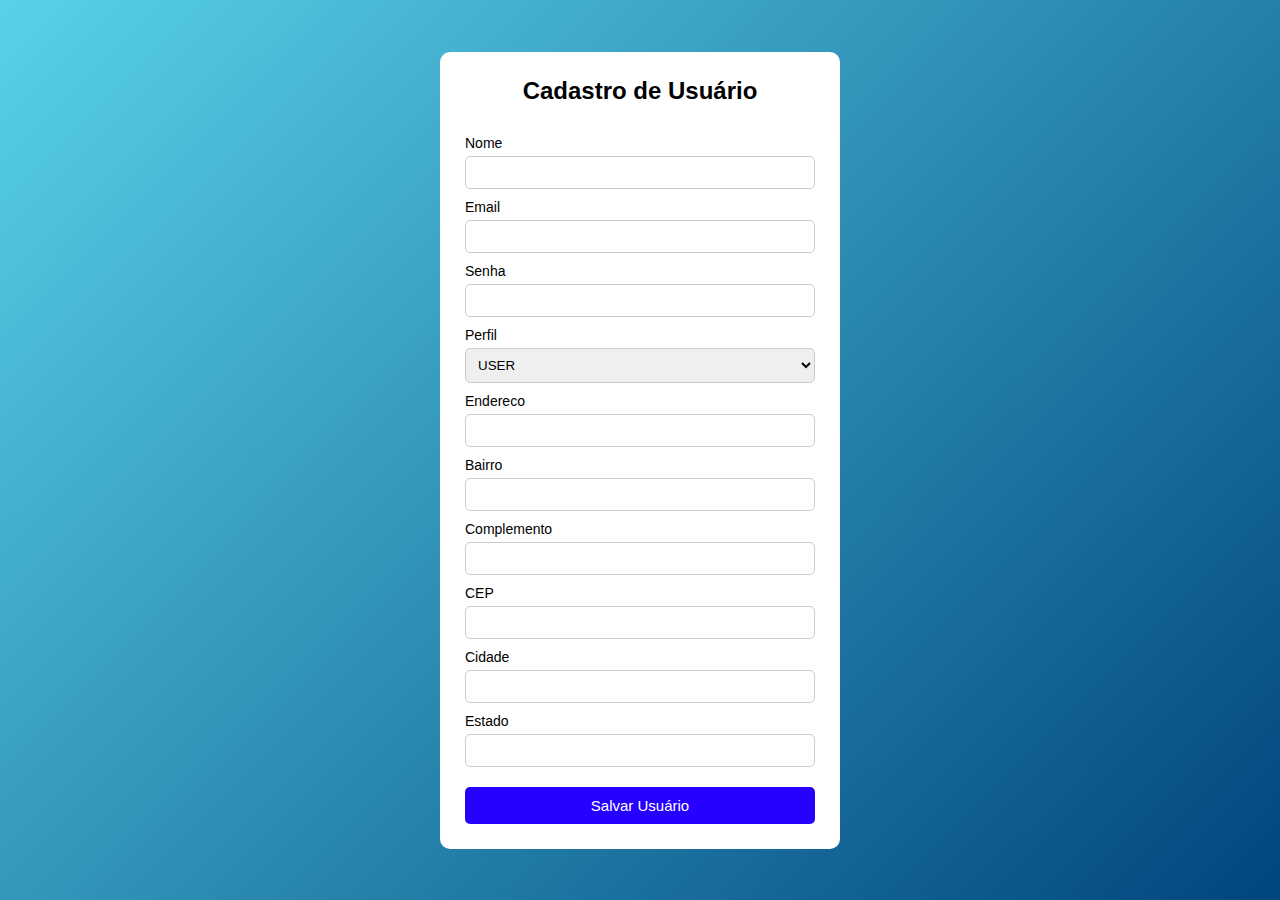
<file: Usuario/index.html>
<!DOCTYPE html>
<html lang="en">
<head>
    <meta charset="UTF-8">
    <meta name="viewport" content="width=device-width, initial-scale=1.0">
    <title>Cadastro de Usuário</title>
    <link rel="stylesheet" href="css/style.css">
</head>
<body>

    <div class="container">
        <h2> Cadastro de Usuário</h2>

        <form>
            <label>Nome</label>
            <input type="text">

            <label>Email</label>
            <input type="email">

            <label>Senha</label>
            <input type="password">

            <label>Perfil</label>
            <select>
                <option>USER</option>
                <option>ADMIN</option>
            </select>

            <label>Endereco</label>
            <input type="text">

            <label>Bairro</label>
            <input type="text">

               <label>Complemento</label>
            <input type="text">

               <label>CEP</label>
            <input type="text">

               <label>Cidade</label>
            <input type="text">

               <label>Estado</label>
            <input type="text">

            <button type="submit">Salvar Usuário</button>
            
        </form>
    </div>
</body>
</html>
</file>
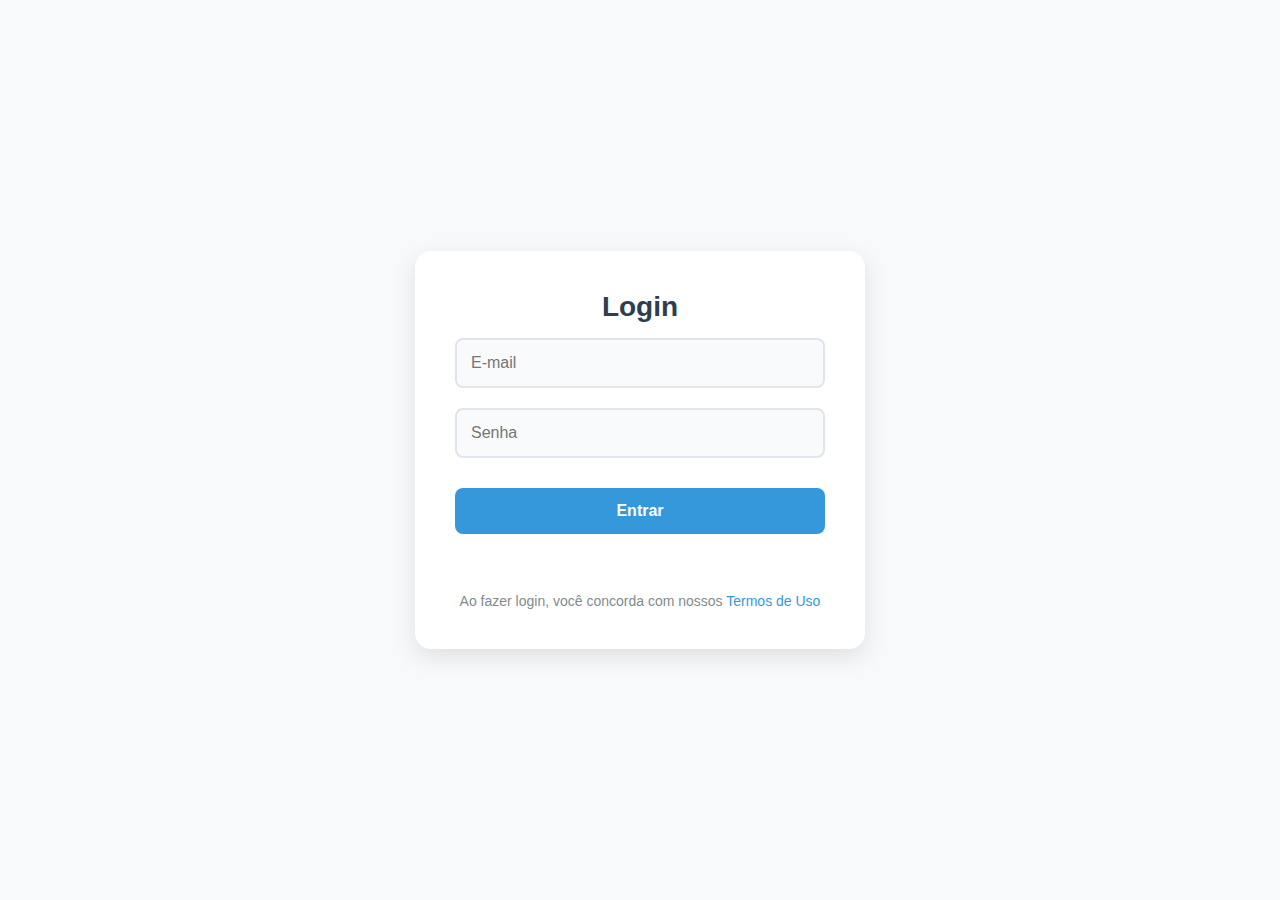
<file: Biblioteca Search/paginaLogin/index.html>
<!DOCTYPE html>
<html lang="pt-br">

<head>
    <meta charset="UTF-8">
    <meta name="viewport" content="width=device-width, initial-scale=1.0">
    <title>Login - Apostle Books</title>
    <link rel="stylesheet" href="CSS/style.css">
</head>

<body>
    <div class="container">
        <div class="form-card">
            <h1>Login</h1>

            <form onsubmit="fazerLogin(event)">
                <input class="form-group" type="email" id="email" placeholder="E-mail" required>
                <input class="form-group" type="password" id="password" placeholder="Senha" required>
                <button class="btn-submit" type="submit">Entrar</button>
            </form>

            <div id="mensagem" class="message"></div>
            </form>

            <div class="form-footer">
                <p>Ao fazer login, você concorda com nossos <a href="#">Termos de Uso</a></p>
            </div>
        </div>
    </div>

    <script src="JS/testelogin.js"></script>
</body>

</html>
</file>
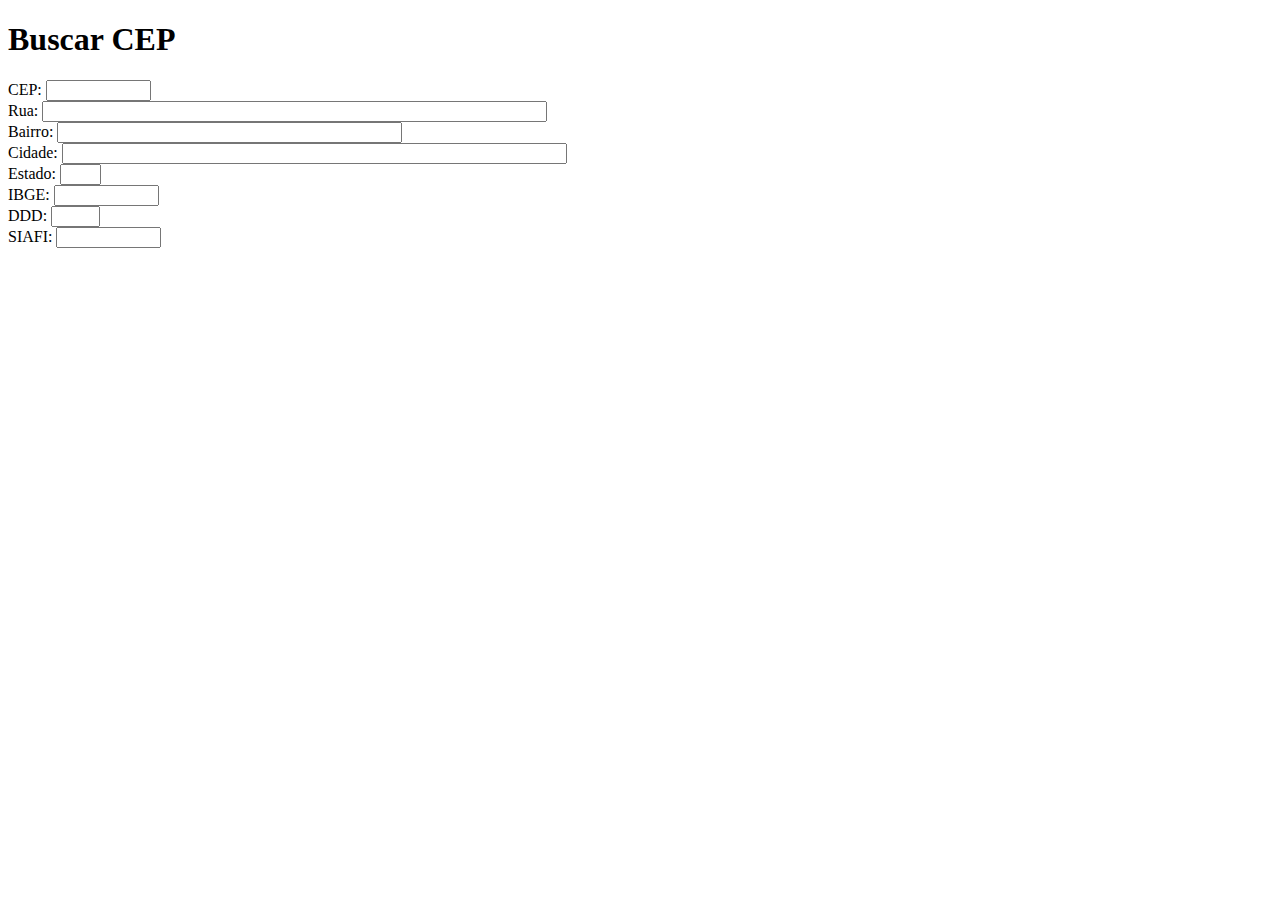
<file: Cep/cep.html>
<!DOCTYPE html>
<html lang="pt-br">
<head>
  <meta charset="UTF-8">
  <meta name="viewport" content="width=device-width, initial-scale=1.0">
  <title>Consulta CEP</title>
</head>
<body>
  <h1>Buscar CEP</h1>

  <form method="get" action=".">
    <label>CEP:
      <input name="cep" type="text" id="cep" size="10" maxlength="9" onblur="pesquisacep(this.value)" />
    </label><br>

    <label>Rua:
      <input name="rua" type="text" id="rua" size="60" />
    </label><br>

    <label>Bairro:
      <input name="bairro" type="text" id="bairro" size="40" />
    </label><br>

    <label>Cidade:
      <input name="cidade" type="text" id="cidade" size="60" />
    </label><br>

    <label>Estado:
      <input name="uf" type="text" id="uf" size="2" />
    </label><br>

    <label>IBGE:
      <input name="ibge" type="text" id="ibge" size="10" readonly />
    </label><br>

    <label>DDD:
      <input name="ddd" type="text" id="ddd" size="3" readonly />
    </label><br>

    <label>SIAFI:
      <input name="siafi" type="text" id="siafi" size="10" readonly />
    </label><br>
  </form>

  <script src="JS/app.js"></script>
</body>
</html>
</file>
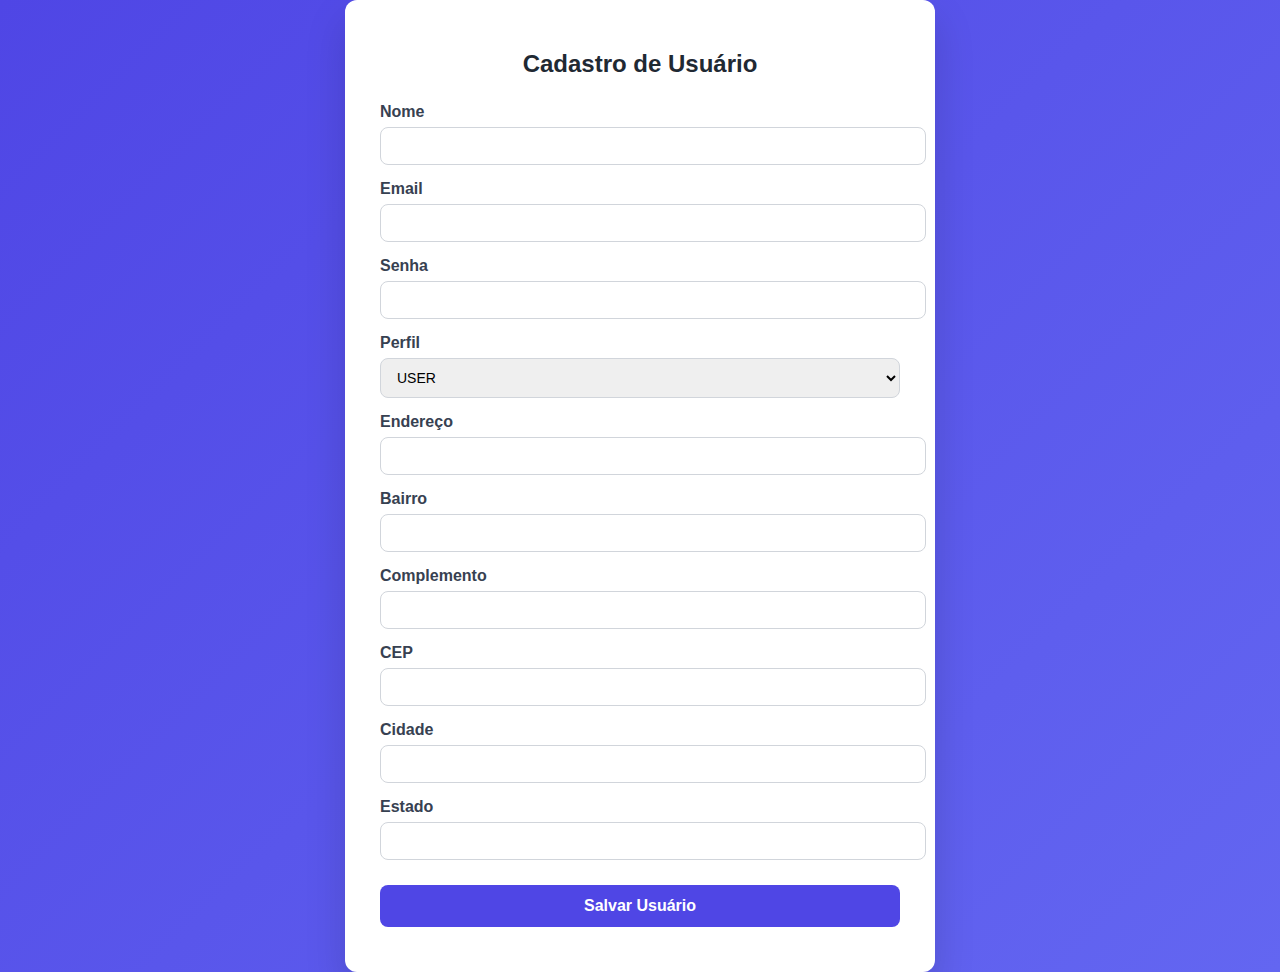
<file: usuario/cadastro.html>
<!DOCTYPE html>
<html lang="pt-BR">
<head>
    <meta charset="UTF-8">
    <title>Cadastro de Usuário</title>
    <meta name="viewport" content="width=device-width, initial-scale=1.0">

    <style>
        body {
            font-family: 'Segoe UI', Tahoma, sans-serif;
            background: linear-gradient(135deg, #4f46e5, #6366f1);
            min-height: 100vh;
            margin: 0;
            display: flex;
            align-items: center;
            justify-content: center;
        }

        .container {
            background: #fff;
            padding: 30px 35px;
            border-radius: 12px;
            width: 100%;
            max-width: 520px;
            box-shadow: 0 20px 40px rgba(0,0,0,0.15);
        }

        h2 {
            text-align: center;
            margin-bottom: 25px;
            color: #1f2933;
        }

        .form-group {
            margin-bottom: 15px;
        }

        label {
            display: block;
            font-weight: 600;
            margin-bottom: 6px;
            color: #374151;
        }

        input, select {
            width: 100%;
            padding: 10px 12px;
            border-radius: 8px;
            border: 1px solid #d1d5db;
            font-size: 14px;
        }

        input:focus, select:focus {
            outline: none;
            border-color: #6366f1;
            box-shadow: 0 0 0 2px rgba(99,102,241,0.2);
        }

        button {
            width: 100%;
            padding: 12px;
            background: #4f46e5;
            border: none;
            border-radius: 8px;
            color: white;
            font-size: 16px;
            font-weight: 600;
            cursor: pointer;
            margin-top: 10px;
        }

        button:hover {
            background: #4338ca;
        }

        .mensagem {
            margin-top: 15px;
            text-align: center;
            font-weight: 600;
        }

        .sucesso { color: #16a34a; }
        .erro { color: #dc2626; }
    </style>
</head>
<body>

<div class="container">
    <h2 id="titulo">Cadastro de Usuário</h2>

    <form id="usuarioForm">
        <input type="hidden" id="id">

        <div class="form-group">
            <label>Nome</label>
            <input type="text" id="nome" required>
        </div>

        <div class="form-group">
            <label>Email</label>
            <input type="email" id="email" required>
        </div>

        <div class="form-group" id="grupoSenha">
            <label>Senha</label>
            <input type="password" id="senha">
        </div>

        <div class="form-group">
            <label>Perfil</label>
            <select id="perfil">
                <option value="USER">USER</option>
                <option value="ADMIN">ADMIN</option>
            </select>
        </div>

        <div class="form-group">
            <label>Endereço</label>
            <input type="text" id="endereco">
        </div>

        <div class="form-group">
            <label>Bairro</label>
            <input type="text" id="bairro">
        </div>

        <div class="form-group">
            <label>Complemento</label>
            <input type="text" id="complemento">
        </div>

        <div class="form-group">
            <label>CEP</label>
            <input type="text" id="cep">
        </div>

        <div class="form-group">
            <label>Cidade</label>
            <input type="text" id="cidade">
        </div>

        <div class="form-group">
            <label>Estado</label>
            <input type="text" id="estado">
        </div>

        <button type="submit" id="btnSalvar">Salvar Usuário</button>
    </form>

    <div id="mensagem" class="mensagem"></div>
</div>

<script>
const params = new URLSearchParams(window.location.search);
const idUsuario = params.get('id');

const form = document.getElementById('usuarioForm');
const btnSalvar = document.getElementById('btnSalvar');
const titulo = document.getElementById('titulo');
const mensagem = document.getElementById('mensagem');
const grupoSenha = document.getElementById('grupoSenha');

if (idUsuario) {
    titulo.innerText = 'Editar Usuário';
    btnSalvar.innerText = 'Atualizar Usuário';
    //grupoSenha.style.display = 'none';
    carregarUsuario(idUsuario);
} else {
    senha.required = true;
}

function carregarUsuario(id) {
    fetch(`http://localhost:8080/usuarios/${id}`)
        .then(res => {
            if (!res.ok) throw new Error();
            return res.json();
        })
        .then(u => {
            document.getElementById('id').value = u.id;
            nome.value = u.nome;
            email.value = u.email;
            perfil.value = u.perfil;
            endereco.value = u.endereco || '';
            bairro.value = u.bairro || '';
            complemento.value = u.complemento || '';
            cep.value = u.cep || '';
            cidade.value = u.cidade || '';
            estado.value = u.estado || '';
        })
        .catch(() => {
            mensagem.innerHTML =
                '<span class="erro">Erro ao carregar usuário para edição.</span>';
        });
}

form.addEventListener('submit', function (e) {
    e.preventDefault();

    const usuario = {
        id: idUsuario ? Number(idUsuario) : undefined,
        nome: nome.value,
        email: email.value,
        perfil: perfil.value,
        endereco: endereco.value,
        bairro: bairro.value,
        complemento: complemento.value,
        cep: cep.value,
        cidade: cidade.value,
        estado: estado.value
    };

    // só envia senha se estiver cadastrando
    //if (!idUsuario) {
        usuario.senha = senha.value;
    //}

    //Operador Ternário
    //const url = condicao ? valorSeVerdadeiro : valorSeFalso; 
    const url = idUsuario
        ? `http://localhost:8080/usuarios/${idUsuario}`
        : 'http://localhost:8080/usuarios';

    const method = idUsuario ? 'PUT' : 'POST';

    fetch(url, {
        method,
        headers: {
            'Content-Type': 'application/json'
        },
        body: JSON.stringify(usuario)
    })
    .then(res => {
        if (!res.ok) throw new Error();
        if (idUsuario) {
            window.location.href = 'usuarios.html';
        } else {
            window.location.href = 'usuarios.html';
        }
    })
    .catch(() => {
        mensagem.innerHTML =
            '<span class="erro">Erro ao salvar usuário.</span>';
    });
});
</script>

</body>
</html>
</file>
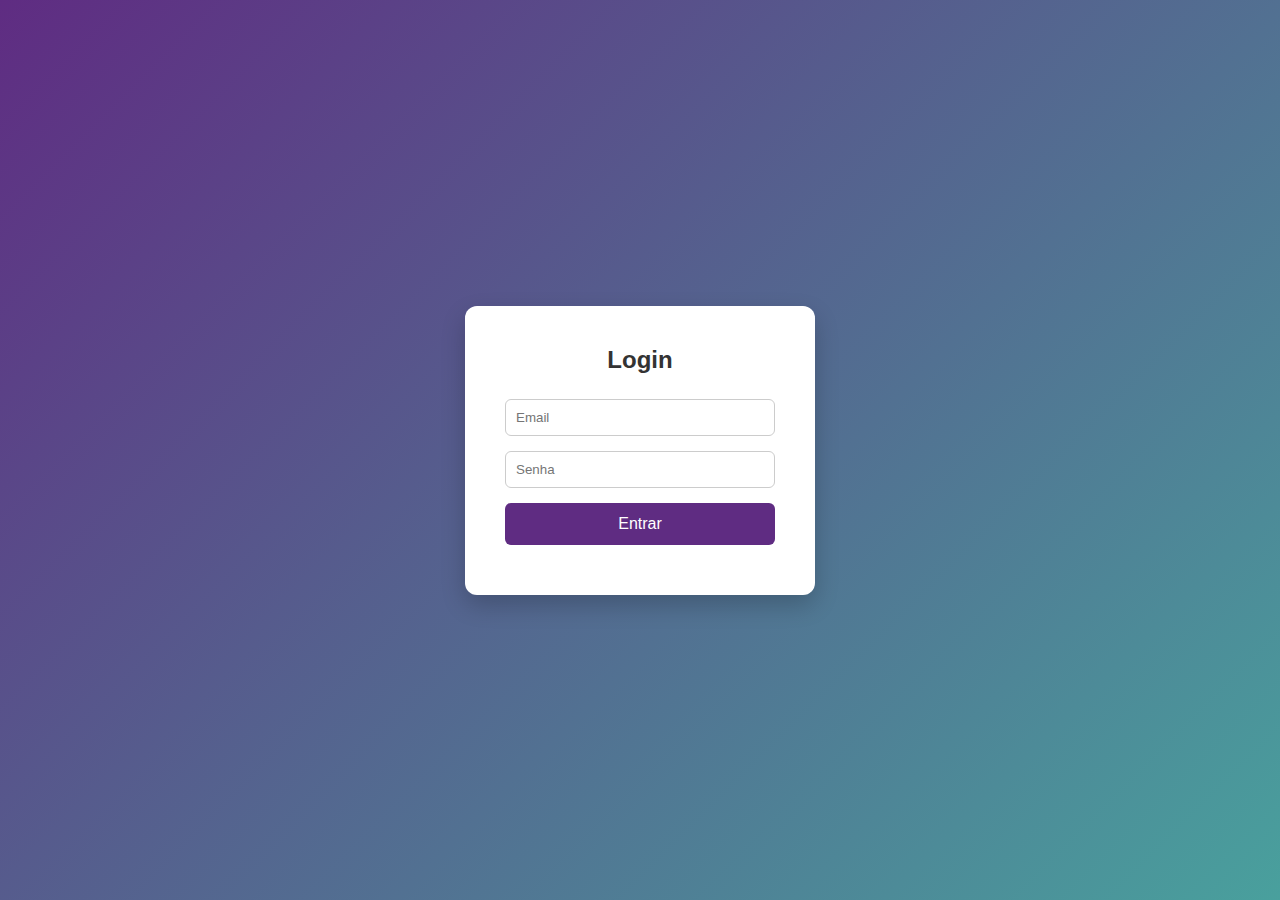
<file: usuario/login.html>
<!DOCTYPE html>
<html lang="pt-br">
<head>
<meta charset="UTF-8">
<meta name="viewport" content="width=device-width, initial-scale=1.0">
<title>Login</title>

<style>
    * {
        margin: 0;
        padding: 0;
        box-sizing: border-box;
        font-family: Arial, Helvetica, sans-serif;
    }

    body {
        height: 100vh;
        display: flex;
        justify-content: center;
        align-items: center;
        background: linear-gradient(135deg, #5f2c82, #49a09d);
    }

    .login-container {
        background: #ffffff;
        padding: 40px;
        border-radius: 12px;
        width: 350px;
        box-shadow: 0 10px 25px rgba(0, 0, 0, 0.2);
        text-align: center;
    }

    .login-container h2 {
        margin-bottom: 25px;
        color: #333;
    }

    .input-group {
        margin-bottom: 15px;
        text-align: left;
    }

    .input-group input {
        width: 100%;
        padding: 10px;
        border-radius: 6px;
        border: 1px solid #ccc;
        outline: none;
        transition: 0.3s;
    }

    .input-group input:focus {
        border-color: #5f2c82;
    }

    button {
        width: 100%;
        padding: 12px;
        border: none;
        border-radius: 6px;
        background: #5f2c82;
        color: white;
        font-size: 16px;
        cursor: pointer;
        transition: 0.3s;
    }

    button:hover {
        background: #4b2067;
    }

    .error {
        color: red;
        margin-top: 10px;
        font-size: 14px;
    }
</style>
</head>
<body>

<div class="login-container">
    <h2>Login</h2>

    <form id="loginForm">
        <div class="input-group">
            <input type="email" id="email" placeholder="Email" required>
        </div>

        <div class="input-group">
            <input type="password" id="senha" placeholder="Senha" required>
        </div>

        <button type="submit">Entrar</button>

        <div class="error" id="errorMsg"></div>
    </form>
</div>

<script>
document.getElementById("loginForm").addEventListener("submit", function(event) {
    event.preventDefault();

    const email = document.getElementById("email").value;
    const senha = document.getElementById("senha").value;
    const errorMsg = document.getElementById("errorMsg");

    errorMsg.textContent = "";

    fetch("http://localhost:8080/usuarios/login", {
        method: "POST",
        headers: {
            "Content-Type": "application/json"
        },
        body: JSON.stringify({
            email: email,
            senha: senha
        })
    })
    .then(response => {
        if (!response.ok) {
            throw new Error("Email ou senha inválidos");
        }
        return response.json();
    })
    .then(usuario => {
        // salva usuário no navegador
        localStorage.setItem("usuarioLogado", JSON.stringify(usuario));

        alert("Bem-vindo " + usuario.nome);

        // redireciona
        window.location.href = "usuarios.html";
    })
    .catch(error => {
        errorMsg.textContent = error.message;
    });
});
</script>

</body>
</html>
</file>
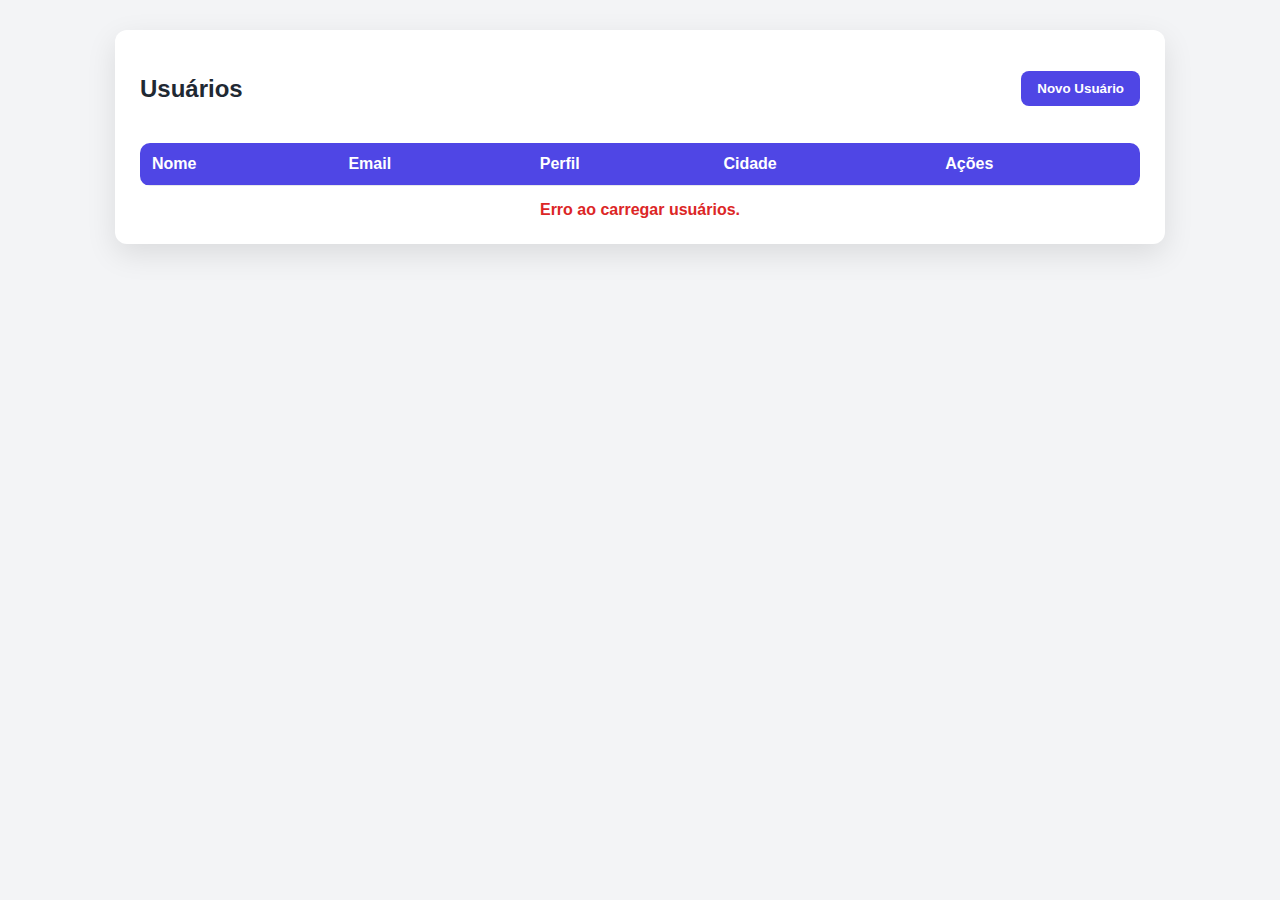
<file: usuario/usuario.html>
<!DOCTYPE html>
<html lang="pt-BR">
<head>
    <meta charset="UTF-8">
    <title>Usuários</title>
    <meta name="viewport" content="width=device-width, initial-scale=1.0">

    <style>
        body {
            font-family: 'Segoe UI', Tahoma, sans-serif;
            background: #f3f4f6;
            margin: 0;
            padding: 30px;
        }

        .container {
            max-width: 1000px;
            margin: auto;
            background: white;
            padding: 25px;
            border-radius: 12px;
            box-shadow: 0 10px 30px rgba(0,0,0,0.1);
        }

        h2 {
            margin-bottom: 20px;
            color: #1f2933;
        }

        .topo {
            display: flex;
            justify-content: space-between;
            align-items: center;
            margin-bottom: 20px;
        }

        .novo {
            padding: 10px 16px;
            background: #4f46e5;
            color: white;
            border: none;
            border-radius: 8px;
            font-weight: 600;
            cursor: pointer;
        }

        .novo:hover {
            background: #4338ca;
        }

        table {
            width: 100%;
            border-collapse: collapse;
            border-radius: 10px;
            overflow: hidden;
        }

        th, td {
            padding: 12px;
            border-bottom: 1px solid #e5e7eb;
            text-align: left;
        }

        th {
            background: #4f46e5;
            color: white;
        }

        tr:hover {
            background: #f9fafb;
        }

        button {
            padding: 6px 10px;
            border: none;
            border-radius: 6px;
            cursor: pointer;
            font-weight: 600;
        }

        .editar {
            background: #f59e0b;
            color: white;
        }

        .deletar {
            background: #dc2626;
            color: white;
        }

        .mensagem {
            margin-top: 15px;
            font-weight: 600;
            text-align: center;
        }

        .erro { color: #dc2626; }
    </style>
</head>
<body>

<div class="container">
    <div class="topo">
        <h2>Usuários</h2>
        <button class="novo" onclick="novoUsuario()">Novo Usuário</button>
    </div>

    <table>
        <thead>
            <tr>
                <th>Nome</th>
                <th>Email</th>
                <th>Perfil</th>
                <th>Cidade</th>
                <th>Ações</th>
            </tr>
        </thead>
        <tbody id="tabelaUsuarios"></tbody>
    </table>

    <div id="mensagem" class="mensagem"></div>
</div>

<script>
const API = 'http://localhost:8080/usuarios';
const tabela = document.getElementById('tabelaUsuarios');
const mensagem = document.getElementById('mensagem');

// se usar JWT, descomenta:
// const token = localStorage.getItem('token');

function carregarUsuarios() {
    fetch(API /*,{
        headers: { 'Authorization': 'Bearer ' + token }
    }*/)
    .then(res => {
        if (!res.ok) throw new Error();
        return res.json();
    })
    .then(usuarios => {
        tabela.innerHTML = '';

        if (usuarios.length === 0) {
            tabela.innerHTML = `
                <tr>
                    <td colspan="5" style="text-align:center">Nenhum usuário cadastrado</td>
                </tr>`;
            return;
        }

        usuarios.forEach(u => {
            tabela.innerHTML += `
                <tr>
                    <td>${u.nome}</td>
                    <td>${u.email}</td>
                    <td>${u.perfil}</td>
                    <td>${u.cidade || ''}</td>
                    <td>
                        <button class="editar" onclick="editar(${u.id})">Editar</button>
                        <button class="deletar" onclick="deletar(${u.id})">Excluir</button>
                    </td>
                </tr>
            `;
        });
    })
    .catch(() => {
        mensagem.innerHTML = '<span class="erro">Erro ao carregar usuários.</span>';
    });
}

function novoUsuario() {
    window.location.href = 'cadastro.html';
}

function editar(id) {
    window.location.href = `cadastro.html?id=${id}`;
}

function deletar(id) {
    if (!confirm('Deseja realmente excluir este usuário?')) return;

    fetch(`${API}/${id}`, {
        method: 'DELETE'/*,
        headers: { 'Authorization': 'Bearer ' + token }*/
    })
    .then(res => {
        if (!res.ok) throw new Error();
        carregarUsuarios();
    })
    .catch(() => {
        mensagem.innerHTML = '<span class="erro">Erro ao excluir usuário.</span>';
    });
}

carregarUsuarios();
</script>

</body>
</html>
</file>
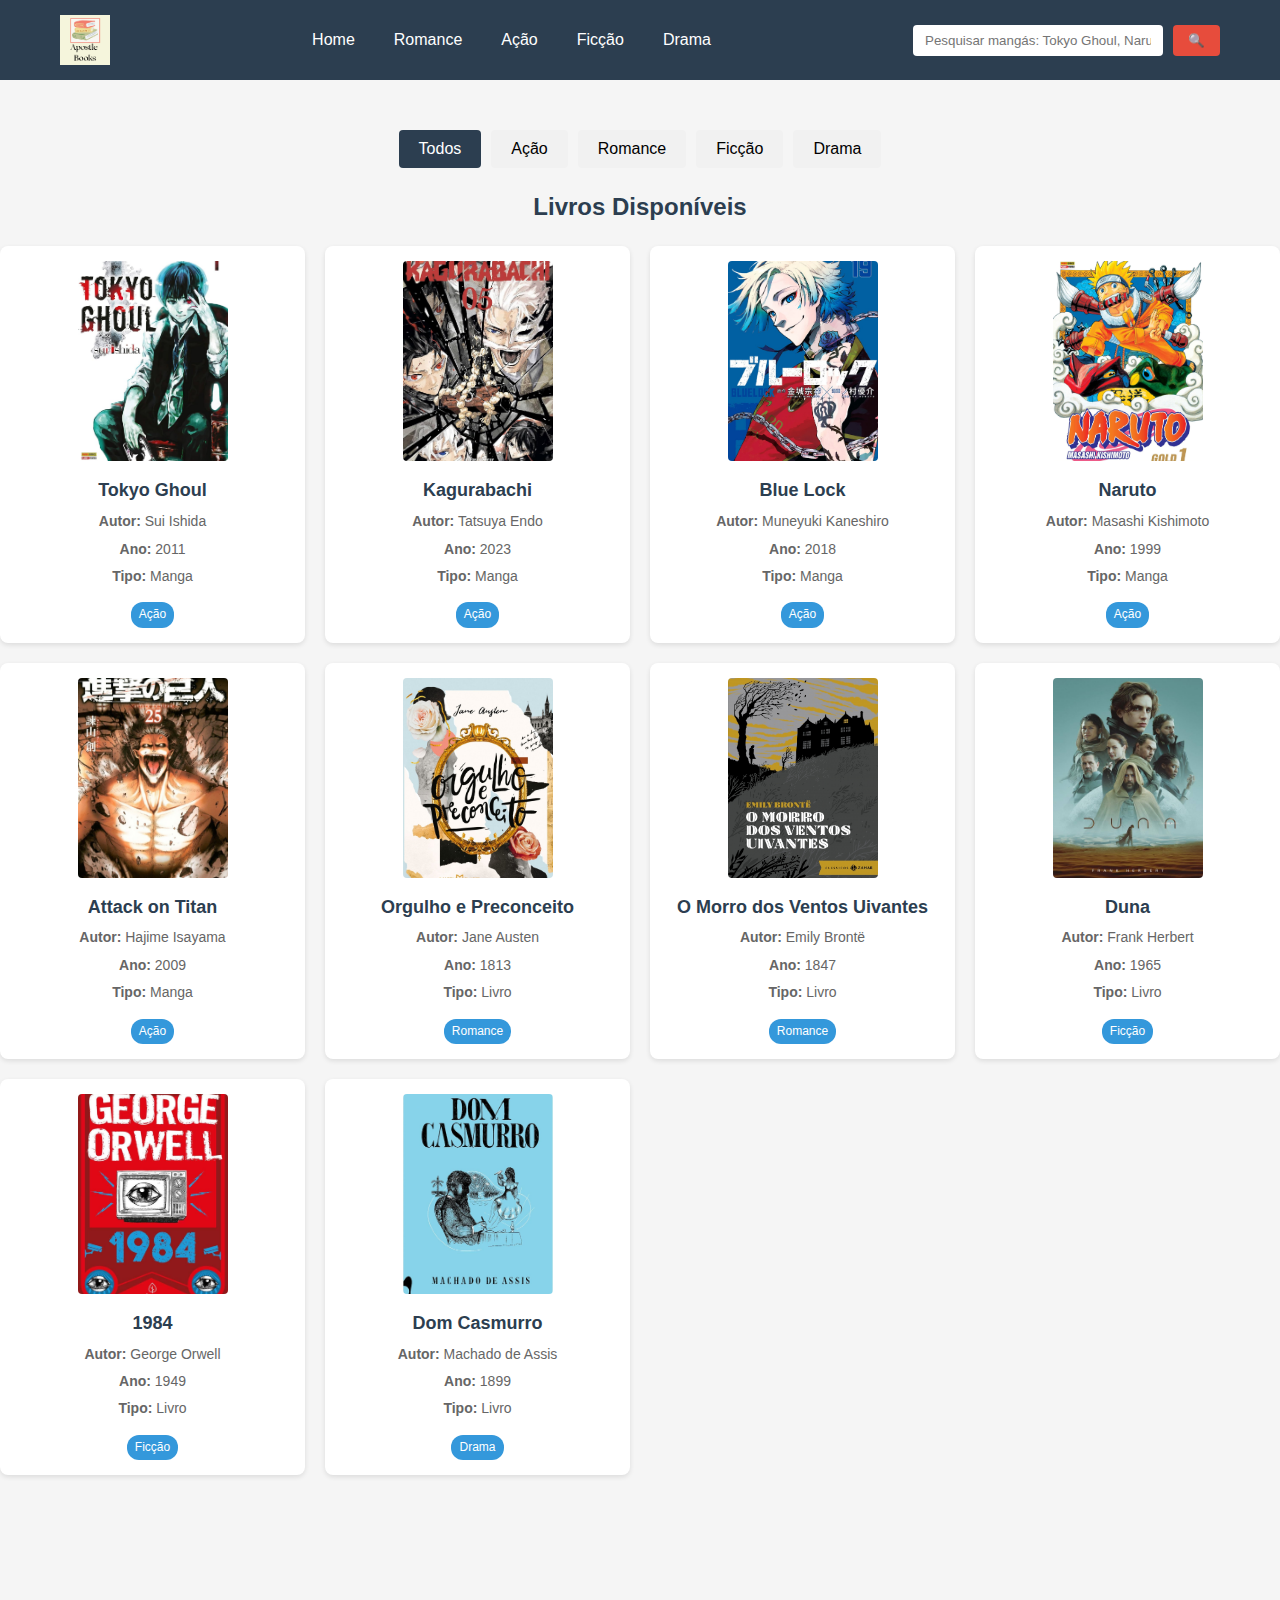
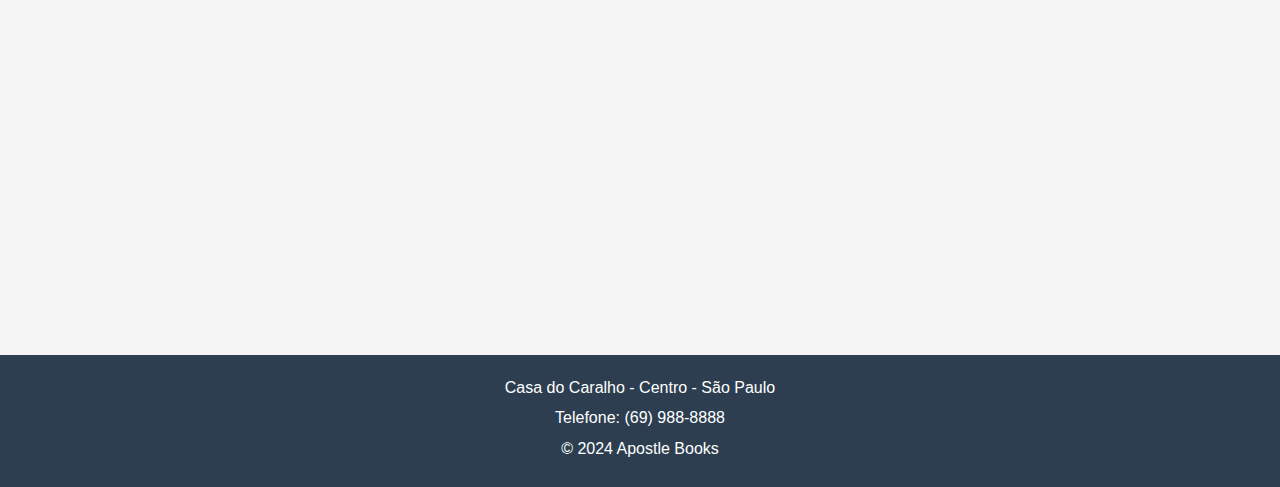
<file: Biblioteca Search/paginaLogin/pagprincipal.html>
<!DOCTYPE html>
<html lang="pt-br">

<head>
    <meta charset="UTF-8">
    <meta name="viewport" content="width=device-width, initial-scale=1.0">
    <link rel="stylesheet" href="CSS/pagprincipal.css">
    <title>Apostle Books</title>
</head>

<body>
    <header class="header">
        <div class="container">
            <img class="logo" src="imagens/Apostle Books.png" alt="Logo">

            <nav class="nav">
                <a href="index.html">Home</a>
                <a href="romance.html">Romance</a>
                <a href="acao.html">Ação</a>
                <a href="ficcao.html">Ficção</a>
                <a href="drama.html">Drama</a>
            </nav>

            <div class="search-container">
                <input type="text" id="searchInput" placeholder="Pesquisar mangás: Tokyo Ghoul, Naruto..."
                    class="search-input">
                <button onclick="pesquisarLivros()" class="search-btn">🔍</button>
            </div>
        </div>
    </header>

    <main class="main-content">
        <!-- Abas de categorias -->
        <div class="abas" id="abasContainer">
            <!-- As abas serão geradas por JavaScript -->
        </div>

        <!-- Result da pesq -->
        <div id="resultadoPesquisa" class="resultado-pesquisa"></div>

        <section class="livros-section">
            <h2>Livros Disponíveis</h2>
            <div class="livros-grid" id="livrosGrid">
                <!-- Cards ajvascript  -->
            </div>
        </section>
    </main>

    <footer class="footer">
        <div class="container">
            <p>Casa do Caralho - Centro - São Paulo</p>
            <p>Telefone: (69) 988-8888</p>
            <p>&copy; 2024 Apostle Books</p>
        </div>
    </footer>

    <script src="JS/javascript.js"></script>
</body>

</html>
</file>
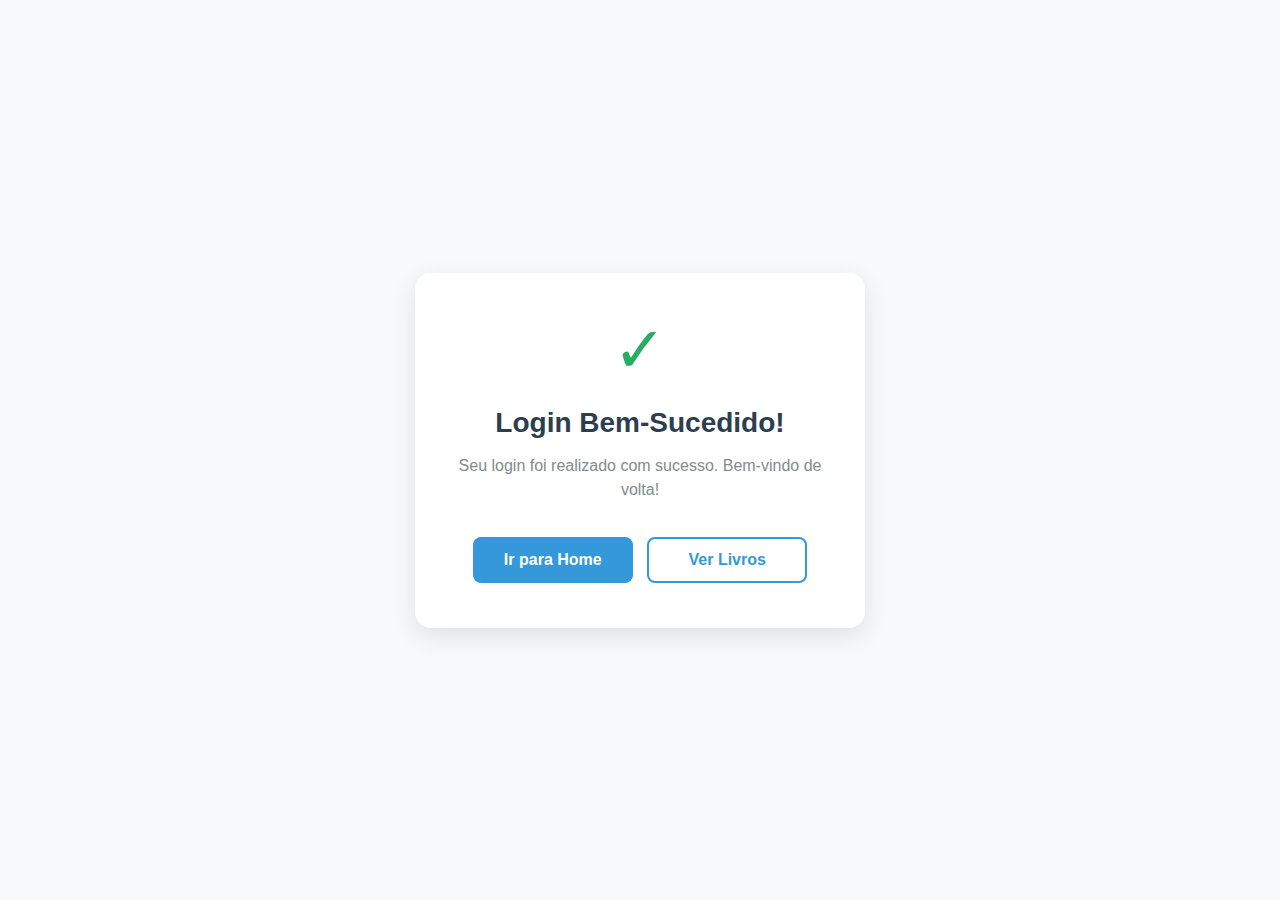
<file: Biblioteca Search/paginaLogin/sucessful.html>
<!DOCTYPE html>
<html lang="pt-br">
<head>
    <meta charset="UTF-8">
    <meta name="viewport" content="width=device-width, initial-scale=1.0">
    <title>Login Bem-Sucedido - Apostle Books</title>
    <link rel="stylesheet" href="CSS/style.css">
</head>
<body>
    <div class="container">
        <div class="form-card">
            <div class="sdesucesso">✓</div>
            <h1>Login Bem-Sucedido!</h1>
            <p class="subtitle">Seu login foi realizado com sucesso. Bem-vindo de volta!</p>
            
            <div>
                <a href="index.html" class="btn-primary">Ir para Home</a>
                <a href="pagprincipal.html" class="btn-secondary">Ver Livros</a>
            </div>
        </div>
    </div>
</body>
</html>
</file>
<file: Usuario/css/style.css>
* {
    margin: 0;
    padding: 0;
    box-sizing: border-box;
    font-family: Arial, Helvetica, sans-serif;
}

body {
    min-height: 100vh;
    background: linear-gradient(135deg, #2fc7e2cc, #00457e);
    display: flex;
    justify-content: center;
    align-items: center;
}

.container {
    background: #fff;
    width: 400px;
    padding: 25px;
    border-radius: 10px;
}

.container h2 {
    text-align: center;
    margin-bottom: 20px;
}

form {
    display: flex;
    flex-direction: column;
}

label {
    font-size: 14px;
    margin-bottom: 5px;
    margin-top: 10px;
}

input, select {
    padding: 8px;
    border-radius: 5px;
    border: 1px solid #ccc;
    outline: none;
}

input:focus, select:focus {
    border-color: #5b4bdb;
}

button {
    margin-top: 20px;
    padding: 10px;
    background: #2701ff;
    color: white;
    border: none;
    border-radius: 5px;
    cursor:pointer;
    font-size: 15px;
}

button:hover {
    background: #4839c9;
}
</file>
<file: Biblioteca Search/paginaLogin/CSS/style.css>
* {
    margin: 0;
    padding: 0;
    box-sizing: border-box;
    font-family: 'Segoe UI', Tahoma, Geneva, Verdana, sans-serif;
}

body {
    background-color: #f8f9fa;
    display: flex;
    justify-content: center;
    align-items: center;
    min-height: 100vh;
    padding: 20px;
}

.container {
    width: 100%;
    max-width: 450px;
}

.form-card {
    background-color: white;
    border-radius: 16px;
    box-shadow: 0 8px 25px rgba(0, 0, 0, 0.1);
    padding: 40px;
    text-align: center;
}

.sdesucesso {
    color: #27ae60;
    font-size: 64px;
    margin-bottom: 20px;
}

.xdeerro {
    color: #e74c3c;
    font-size: 64px;
    margin-bottom: 20px;
}

h1 {
    color: #2c3e50;
    margin-bottom: 15px;
    font-weight: 600;
    font-size: 28px;
}

.subtitle {
    color: #7f8c8d;
    font-size: 16px;
    margin-bottom: 30px;
    line-height: 1.5;
}

/* Botões simples */
.btn-primary {
    background-color: #3498db;
    color: white;
    border: none;
    border-radius: 8px;
    padding: 14px 25px;
    font-size: 16px;
    font-weight: 600;
    cursor: pointer;
    text-decoration: none;
    display: inline-block;
    transition: background-color 0.3s ease;
    margin: 5px;
    min-width: 160px;
}

.btn-secondary {
    background-color: transparent;
    color: #3498db;
    border: 2px solid #3498db;
    border-radius: 8px;
    padding: 12px 25px;
    font-size: 16px;
    font-weight: 600;
    cursor: pointer;
    text-decoration: none;
    display: inline-block;
    transition: all 0.3s ease;
    margin: 5px;
    min-width: 160px;
}

.btn-primary:hover {
    background-color: #2980b9;
}

.btn-secondary:hover {
    background-color: #3498db;
    color: white;
}

/* Para o formulário de login */
.form-group {
    margin-bottom: 20px;
    text-align: left;
}

label {
    display: block;
    margin-bottom: 8px;
    color: #34495e;
    font-weight: 500;
    font-size: 14px;
}

input {
    width: 100%;
    padding: 14px;
    border: 2px solid #e1e5eb;
    border-radius: 8px;
    font-size: 16px;
    transition: border-color 0.3s ease;
    background-color: #f9fafb;
}

input:focus {
    outline: none;
    border-color: #3498db;
    background-color: white;
}

.btn-submit {
    background-color: #3498db;
    color: white;
    border: none;
    border-radius: 8px;
    padding: 14px;
    font-size: 16px;
    font-weight: 600;
    cursor: pointer;
    width: 100%;
    transition: background-color 0.3s ease;
    margin-top: 10px;
}

.btn-submit:hover {
    background-color: #2980b9;
}

.message {
    margin-top: 15px;
    padding: 12px;
    border-radius: 6px;
    text-align: center;
    font-size: 14px;
    font-weight: 500;
}

.message.success {
    background-color: #d5f4e6;
    color: #27ae60;
    border: 1px solid #27ae60;
}

.message.error {
    background-color: #fadbd8;
    color: #e74c3c;
    border: 1px solid #e74c3c;
}

.form-footer {
    text-align: center;
    margin-top: 20px;
    color: #7f8c8d;
    font-size: 14px;
}

.form-footer a {
    color: #3498db;
    text-decoration: none;
}

.form-footer a:hover {
    text-decoration: underline;
}

/* Responsivo */
@media (max-width: 600px) {
    .form-card {
        padding: 30px 20px;
    }
    
    h1 {
        font-size: 24px;
    }
    
    .btn-primary, .btn-secondary {
        display: block;
        width: 100%;
        margin: 8px 0;
    }
}
</file>
<file: Biblioteca Search/paginaLogin/CSS/pagprincipal.css>
* {
    margin: 0;
    padding: 0;
    box-sizing: border-box;
}

body {
    font-family: Arial, sans-serif;
    background-color: #f5f5f5;
    line-height: 1.6;
}

.container {
    max-width: 1200px;
    margin: 0 auto;
    padding: 0 20px;
}

.header {
    background-color: #2c3e50;
    color: white;
    padding: 15px 0;
}

.header .container {
    display: flex;
    justify-content: space-between;
    align-items: center;
    flex-wrap: wrap;
    gap: 15px;
}

.logo {
    height: 50px;
}

.nav {
    display: flex;
    gap: 15px;
}

.nav a {
    color: white;
    text-decoration: none;
    padding: 8px 12px;
}

.nav a:hover {
    background-color: #34495e;
    border-radius: 4px;
}

.search-container {
    display: flex;
    gap: 10px;
}

.search-input {
    padding: 8px 12px;
    border: none;
    border-radius: 4px;
    width: 250px;
}

.search-btn {
    background: #e74c3c;
    color: white;
    border: none;
    border-radius: 4px;
    padding: 8px 15px;
    cursor: pointer;
}

.abas {
    display: flex;
    justify-content: center;
    flex-wrap: wrap;
    gap: 10px;
    margin: 20px 0;
}

.aba-link {
    background-color: #f1f1f1;
    border: none;
    padding: 10px 20px;
    cursor: pointer;
    font-size: 16px;
    border-radius: 4px;
}

.aba-link:hover {
    background-color: #ddd;
}

.aba-link.active {
    background-color: #2c3e50;
    color: white;
}

.main-content {
    padding: 30px 0;
}

.livros-section h2 {
    text-align: center;
    margin-bottom: 20px;
    color: #2c3e50;
}

.livros-grid {
    display: grid;
    grid-template-columns: repeat(auto-fit, minmax(250px, 1fr));
    gap: 20px;
    margin-top: 20px;
}

.livro-card {
    background: white;
    padding: 15px;
    border-radius: 8px;
    box-shadow: 0 2px 5px rgba(0,0,0,0.1);
    text-align: center;
    display: flex;
    flex-direction: column;
    align-items: center;
}

.livro-card:hover {
    box-shadow: 0 4px 10px rgba(0,0,0,0.2);
}

.livro-imagem {
    width: 150px;
    height: 200px;
    object-fit: cover;
    border-radius: 4px;
    margin-bottom: 15px;
}

.livro-card h3 {
    margin-bottom: 5px;
    color: #2c3e50;
    font-size: 18px;
}

.livro-card p {
    color: #666;
    margin-bottom: 5px;
    font-size: 14px;
}

.categoria {
    background: #3498db;
    color: white;
    padding: 3px 8px;
    border-radius: 12px;
    font-size: 12px;
    display: inline-block;
    margin-top: 10px;
}

.resultado-pesquisa {
    background: white;
    padding: 15px;
    border-radius: 8px;
    margin-bottom: 20px;
    box-shadow: 0 2px 5px rgba(0,0,0,0.1);
    display: none;
}

.footer {
    background: #2c3e50;
    color: white;
    text-align: center;
    padding: 20px 0;
    margin-top: 450px;
}
    
.footer p {
    margin-bottom: 5px;
}

@media (max-width: 768px) {
    .header .container {
        flex-direction: column;
        text-align: center;
    }
    
    .search-input {
        width: 200px;
    }
    
    .livros-grid {
        grid-template-columns: 1fr;
    }

    .abas {
        flex-direction: column;
        align-items: center;
    }

    .aba-link {
        width: 80%;
    }
}
</file>
